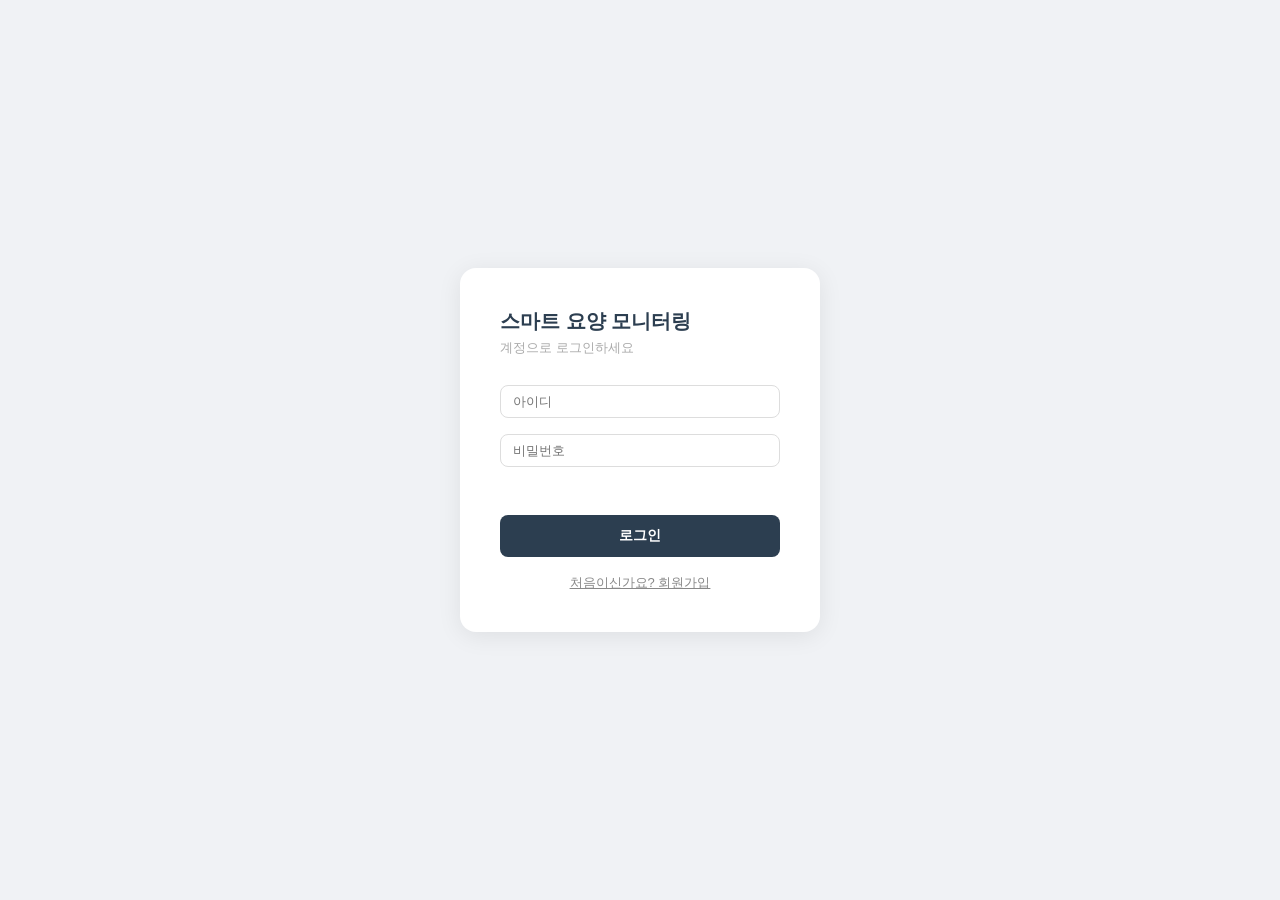
<file: frontend/index.html>
<!DOCTYPE html>
<html lang="ko">
<head>
  <meta charset="UTF-8">
  <meta name="viewport" content="width=device-width, initial-scale=1.0">
  <title>스마트 요양 모니터링 — 로그인</title>
  <link rel="stylesheet" href="css/style.css">
</head>
<body>

<div class="login-wrap">
  <div class="login-box">
    <div class="login-title">스마트 요양 모니터링</div>
    <div class="login-sub">계정으로 로그인하세요</div>

    <div class="form-row">
      <input
        class="form-input"
        type="text"
        id="username"
        placeholder="아이디"
        autocomplete="username"
      >
    </div>
    <div class="form-row">
      <input
        class="form-input"
        type="password"
        id="password"
        placeholder="비밀번호"
        autocomplete="current-password"
      >
    </div>

    <div class="login-error" id="login-error"></div>

    <button class="btn btn-primary btn-full" onclick="login()">
      로그인
    </button>

    <div style="text-align:center; margin-top:16px">
      <a href="register.html" style="font-size:13px;color:#888">
        처음이신가요? 회원가입
      </a>
    </div>

  </div>
</div>

<script src="js/api.js"></script>
<script src="js/auth.js"></script>
</body>
</html>
</file>
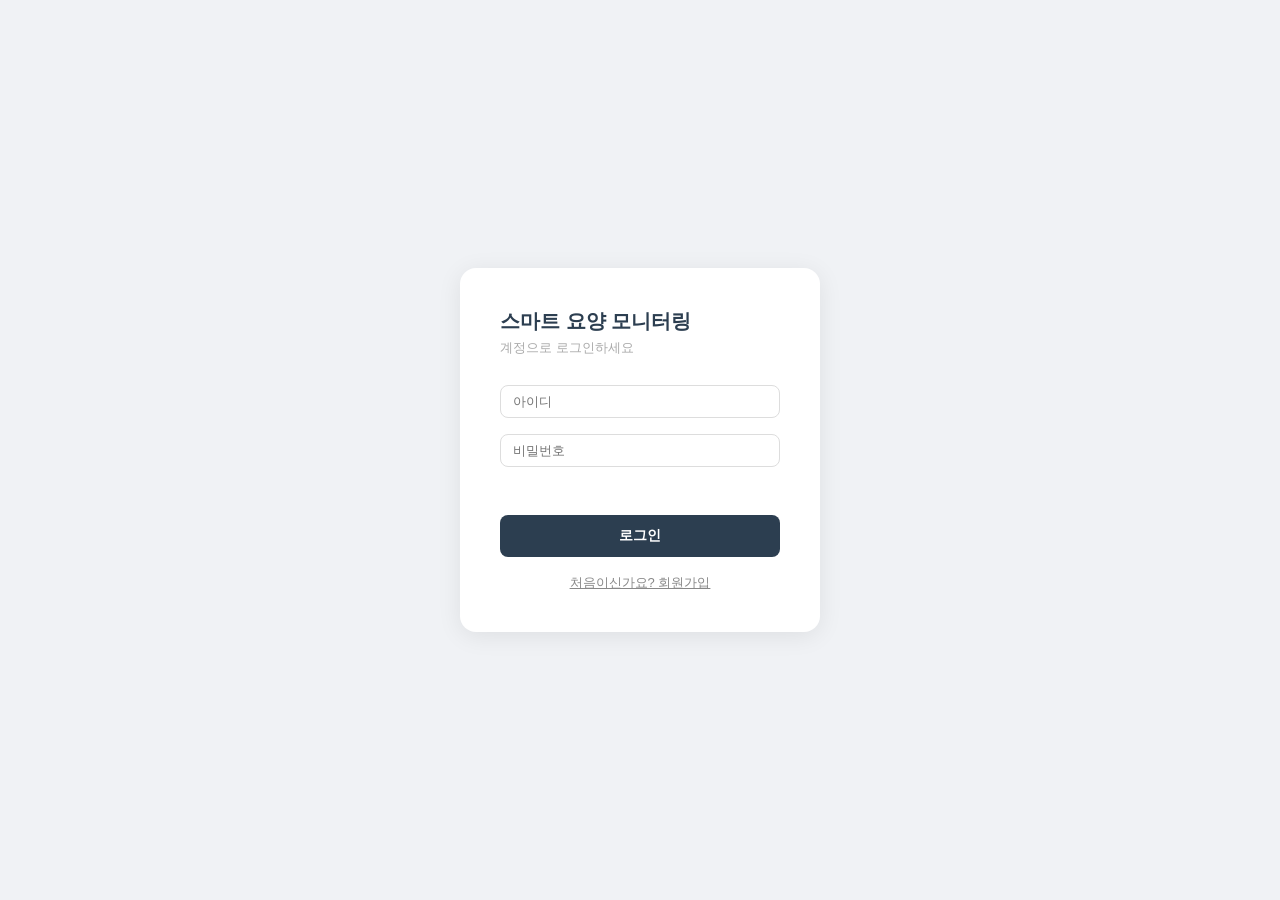
<file: frontend/dashboard.html>
<!DOCTYPE html>
<html lang="ko">
<head>
  <meta charset="UTF-8">
  <meta name="viewport" content="width=device-width, initial-scale=1.0">
  <title>스마트 요양 모니터링 — 대시보드</title>
  <link rel="stylesheet" href="css/style.css">
</head>
<body>

<header>
  <h1>스마트 요양 모니터링</h1>
  <span id="status">● 서버 연결 중...</span>
</header>

<nav>
  <a href="dashboard.html" class="active">대시보드</a>
  <a href="users.html" id="nav-users" style="display:none">사용자 관리</a>
  <a href="#" onclick="logout()">로그아웃</a>
</nav>

<div class="container">

  <!-- 요약 카드 -->
  <div class="summary" style="margin-top:24px">
    <div class="card danger">
      <div class="number" id="fall-count">0</div>
      <div class="label">낙상 감지</div>
    </div>
    <div class="card warning">
      <div class="number" id="sos-count">0</div>
      <div class="label">음성 SOS</div>
    </div>
    <div class="card safe">
      <div class="number" id="total-count">0</div>
      <div class="label">전체 이벤트</div>
    </div>
  </div>

  <!-- 이벤트 목록 -->
  <div class="section-title">최근 이벤트</div>
  <div class="list-box" id="event-list">
    <div class="empty">이벤트가 없습니다</div>
  </div>

  <!-- 리포트 섹션 -->
  <div class="section-title" style="margin-top:32px">주간 리포트</div>
  <div class="list-box" id="report-list">
    <div class="empty">리포트가 없습니다</div>
  </div>
  <button
    id="report-generate-btn"
    class="btn btn-success btn-full"
    style="display:none"
    onclick="generateReport()"
  >
    + 지금 리포트 생성
  </button>

  <!-- 설정 섹션 (관리자 전용) -->
  <div id="settings-section" style="display:none">
    <div class="section-title" style="margin-top:32px">리포트 자동 생성 설정</div>
    <div class="form-box">

      <div class="form-row">
        <span class="form-label">생성 주기</span>
        <div style="display:flex;gap:16px">
          <label style="display:flex;align-items:center;gap:6px;font-size:13px;cursor:pointer">
            <input type="radio" name="interval" value="daily"> 매일
          </label>
          <label style="display:flex;align-items:center;gap:6px;font-size:13px;cursor:pointer">
            <input type="radio" name="interval" value="weekly" checked> 매주
          </label>
          <label style="display:flex;align-items:center;gap:6px;font-size:13px;cursor:pointer">
            <input type="radio" name="interval" value="monthly"> 매월
          </label>
        </div>
      </div>

      <div class="form-row" id="day-row">
        <span class="form-label">요일</span>
        <select class="form-select" id="report-day">
          <option value="monday">월요일</option>
          <option value="tuesday">화요일</option>
          <option value="wednesday">수요일</option>
          <option value="thursday">목요일</option>
          <option value="friday">금요일</option>
          <option value="saturday">토요일</option>
          <option value="sunday">일요일</option>
        </select>
      </div>

      <div class="form-row">
        <span class="form-label">생성 시각</span>
        <input type="time" class="form-input" id="report-time" value="09:00">
      </div>

      <div class="form-row">
        <button class="btn btn-primary" onclick="saveSettings()">저장</button>
        <span class="save-msg" id="save-msg">✅ 저장됐어요!</span>
      </div>

    </div>
  </div>

</div>

<script src="js/api.js"></script>
<script src="js/dashboard.js"></script>
</body>
</html>
</file>
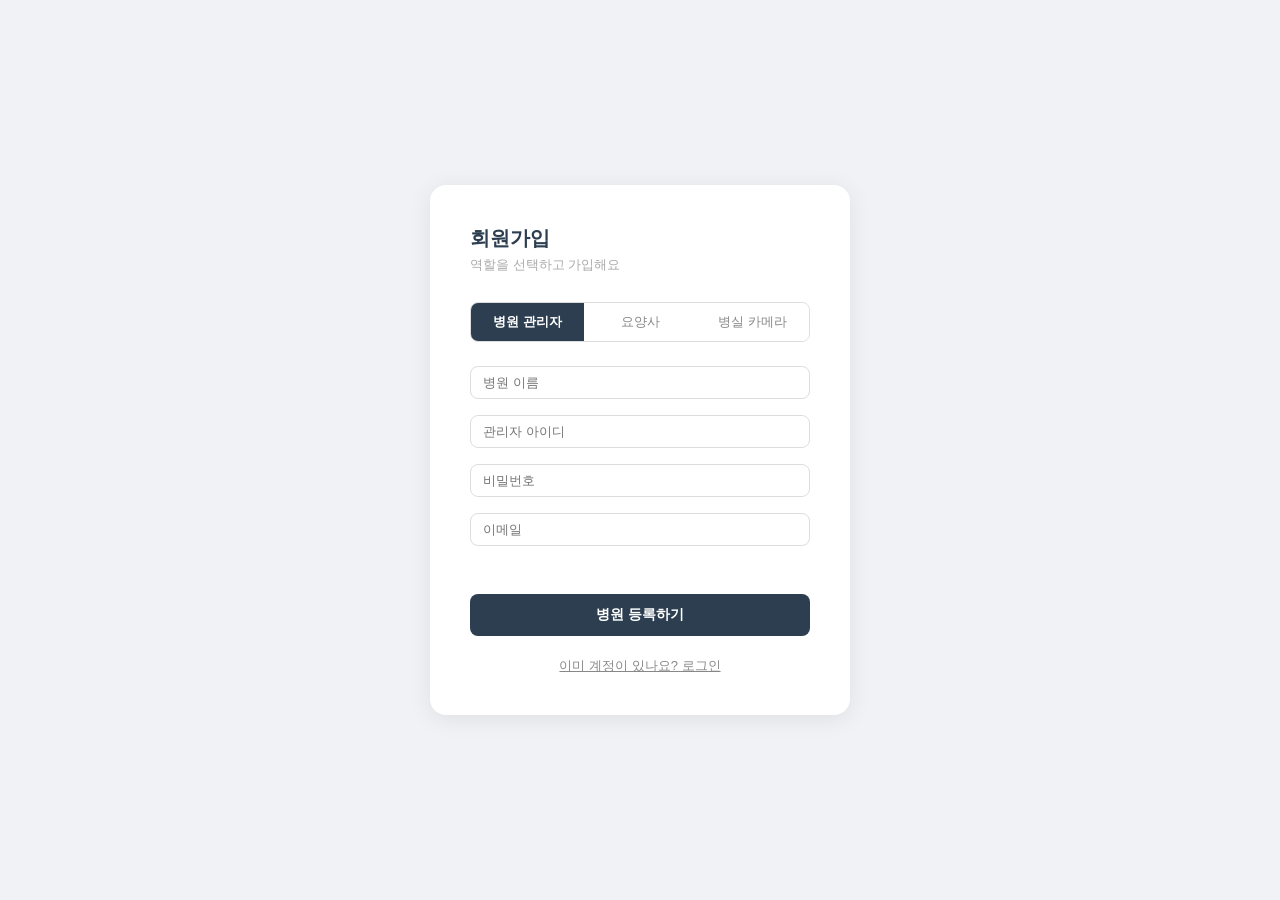
<file: frontend/register.html>
<!DOCTYPE html>
<html lang="ko">
<head>
  <meta charset="UTF-8">
  <meta name="viewport" content="width=device-width, initial-scale=1.0">
  <title>스마트 요양 모니터링 — 회원가입</title>
  <link rel="stylesheet" href="css/style.css">
  <style>
    .tab-group {
      display: flex;
      gap: 0;
      margin-bottom: 24px;
      border-radius: 8px;
      overflow: hidden;
      border: 1px solid #ddd;
    }

    .tab-btn {
      flex: 1;
      padding: 10px;
      border: none;
      background: white;
      font-size: 13px;
      cursor: pointer;
      transition: all 0.2s;
      color: #888;
    }

    .tab-btn.active {
      background: #2c3e50;
      color: white;
      font-weight: 600;
    }

    .tab-content { display: none; }
    .tab-content.active { display: block; }

    .hospital-code-box {
      margin-top: 20px;
      padding: 16px;
      background: #e8f5e9;
      border-radius: 8px;
      text-align: center;
    }

    .hospital-code-box .code {
      font-size: 24px;
      font-weight: 700;
      color: #27ae60;
      letter-spacing: 2px;
      margin: 8px 0;
    }

    .hospital-code-box .desc {
      font-size: 12px;
      color: #555;
    }
  </style>
</head>
<body>

<div class="login-wrap">
  <div class="login-box" style="width: 420px; max-width: 95vw">

    <div class="login-title">회원가입</div>
    <div class="login-sub">역할을 선택하고 가입해요</div>

    <!-- 탭 -->
    <div class="tab-group">
      <button class="tab-btn active" onclick="switchTab('hospital')">병원 관리자</button>
      <button class="tab-btn"        onclick="switchTab('nurse')">요양사</button>
      <button class="tab-btn"        onclick="switchTab('camera')">병실 카메라</button>
    </div>

    <!-- 병원 관리자 가입 -->
    <div class="tab-content active" id="tab-hospital">
      <div class="form-row">
        <input class="form-input" type="text" id="h-name" placeholder="병원 이름">
      </div>
      <div class="form-row">
        <input class="form-input" type="text" id="h-username" placeholder="관리자 아이디">
      </div>
      <div class="form-row">
        <input class="form-input" type="password" id="h-password" placeholder="비밀번호">
      </div>
      <div class="form-row">
        <input class="form-input" type="email" id="h-email" placeholder="이메일">
      </div>
      <div class="login-error" id="h-error"></div>
      <button class="btn btn-primary btn-full" onclick="registerHospital()">
        병원 등록하기
      </button>

      <!-- 병원 코드 표시 -->
      <div class="hospital-code-box" id="h-code-box" style="display:none">
        <div style="font-size:13px;font-weight:600;color:#2c3e50">병원 코드 발급 완료!</div>
        <div class="code" id="h-code"></div>
        <div class="desc">요양사와 병실 카메라 등록 시 이 코드가 필요해요.<br>꼭 저장해두세요!</div>
      </div>
    </div>

    <!-- 요양사 가입 -->
    <div class="tab-content" id="tab-nurse">
      <div class="form-row">
        <input class="form-input" type="text" id="n-code" placeholder="병원 코드 (예: HOSP-XXXXXX)">
      </div>
      <div class="form-row">
        <input class="form-input" type="text" id="n-username" placeholder="아이디">
      </div>
      <div class="form-row">
        <input class="form-input" type="password" id="n-password" placeholder="비밀번호">
      </div>
      <div class="form-row">
        <input class="form-input" type="email" id="n-email" placeholder="이메일">
      </div>
      <div class="login-error" id="n-error"></div>
      <button class="btn btn-primary btn-full" onclick="registerNurse()">
        요양사 가입하기
      </button>
    </div>

    <!-- 병실 카메라 등록 -->
    <div class="tab-content" id="tab-camera">
      <div class="form-row">
        <input class="form-input" type="text" id="c-code" placeholder="병원 코드 (예: HOSP-XXXXXX)">
      </div>
      <div class="form-row">
        <input class="form-input" type="text" id="c-room" placeholder="병실 번호 (예: 101호)">
      </div>
      <div class="form-row">
        <input class="form-input" type="password" id="c-password" placeholder="비밀번호">
      </div>
      <div class="login-error" id="c-error"></div>
      <button class="btn btn-primary btn-full" onclick="registerCamera()">
        카메라 등록하기
      </button>
    </div>

    <!-- 로그인으로 이동 -->
    <div style="text-align:center; margin-top:20px">
      <a href="index.html" style="font-size:13px;color:#888">
        이미 계정이 있나요? 로그인
      </a>
    </div>

  </div>
</div>

<script src="js/api.js"></script>
<script>

  function switchTab(tab) {
    document.querySelectorAll('.tab-btn').forEach((btn, i) => {
      btn.classList.toggle('active', ['hospital','nurse','camera'][i] === tab);
    });
    document.querySelectorAll('.tab-content').forEach(el => {
      el.classList.remove('active');
    });
    document.getElementById(`tab-${tab}`).classList.add('active');
  }

  async function registerHospital() {
    const name     = document.getElementById('h-name').value.trim();
    const username = document.getElementById('h-username').value.trim();
    const password = document.getElementById('h-password').value.trim();
    const email    = document.getElementById('h-email').value.trim();
    const errorEl  = document.getElementById('h-error');

    if (!name || !username || !password) {
      errorEl.textContent = '병원 이름, 아이디, 비밀번호는 필수예요';
      return;
    }

    try {
      const res = await fetch(`${SERVER}/register/hospital`, {
        method:  'POST',
        headers: { 'Content-Type': 'application/json' },
        body:    JSON.stringify({ name, username, password, email })
      });

      const data = await res.json();
      if (!res.ok) throw new Error(data.detail);

      // 병원 코드 표시
      document.getElementById('h-code').textContent     = data.hospital_code;
      document.getElementById('h-code-box').style.display = 'block';
      errorEl.textContent = '';

    } catch (err) {
      errorEl.textContent = err.message;
    }
  }

  async function registerNurse() {
    const hospital_code = document.getElementById('n-code').value.trim();
    const username      = document.getElementById('n-username').value.trim();
    const password      = document.getElementById('n-password').value.trim();
    const email         = document.getElementById('n-email').value.trim();
    const errorEl       = document.getElementById('n-error');

    if (!hospital_code || !username || !password) {
      errorEl.textContent = '병원 코드, 아이디, 비밀번호는 필수예요';
      return;
    }

    try {
      const res = await fetch(`${SERVER}/register/nurse`, {
        method:  'POST',
        headers: { 'Content-Type': 'application/json' },
        body:    JSON.stringify({ hospital_code, username, password, email })
      });

      const data = await res.json();
      if (!res.ok) throw new Error(data.detail);

      alert('✅ 요양사 가입 완료! 로그인해주세요.');
      window.location.href = 'index.html';

    } catch (err) {
      errorEl.textContent = err.message;
    }
  }

  async function registerCamera() {
    const hospital_code = document.getElementById('c-code').value.trim();
    const room          = document.getElementById('c-room').value.trim();
    const password      = document.getElementById('c-password').value.trim();
    const errorEl       = document.getElementById('c-error');

    if (!hospital_code || !room || !password) {
      errorEl.textContent = '병원 코드, 병실 번호, 비밀번호는 필수예요';
      return;
    }

    try {
      const res = await fetch(`${SERVER}/register/camera`, {
        method:  'POST',
        headers: { 'Content-Type': 'application/json' },
        body:    JSON.stringify({ hospital_code, room, password })
      });

      const data = await res.json();
      if (!res.ok) throw new Error(data.detail);

      alert(`✅ 병실 카메라 등록 완료!\n카메라 ID: ${data.camera_id}`);
      window.location.href = 'index.html';

    } catch (err) {
      errorEl.textContent = err.message;
    }
  }
</script>

</body>
</html>
</file>
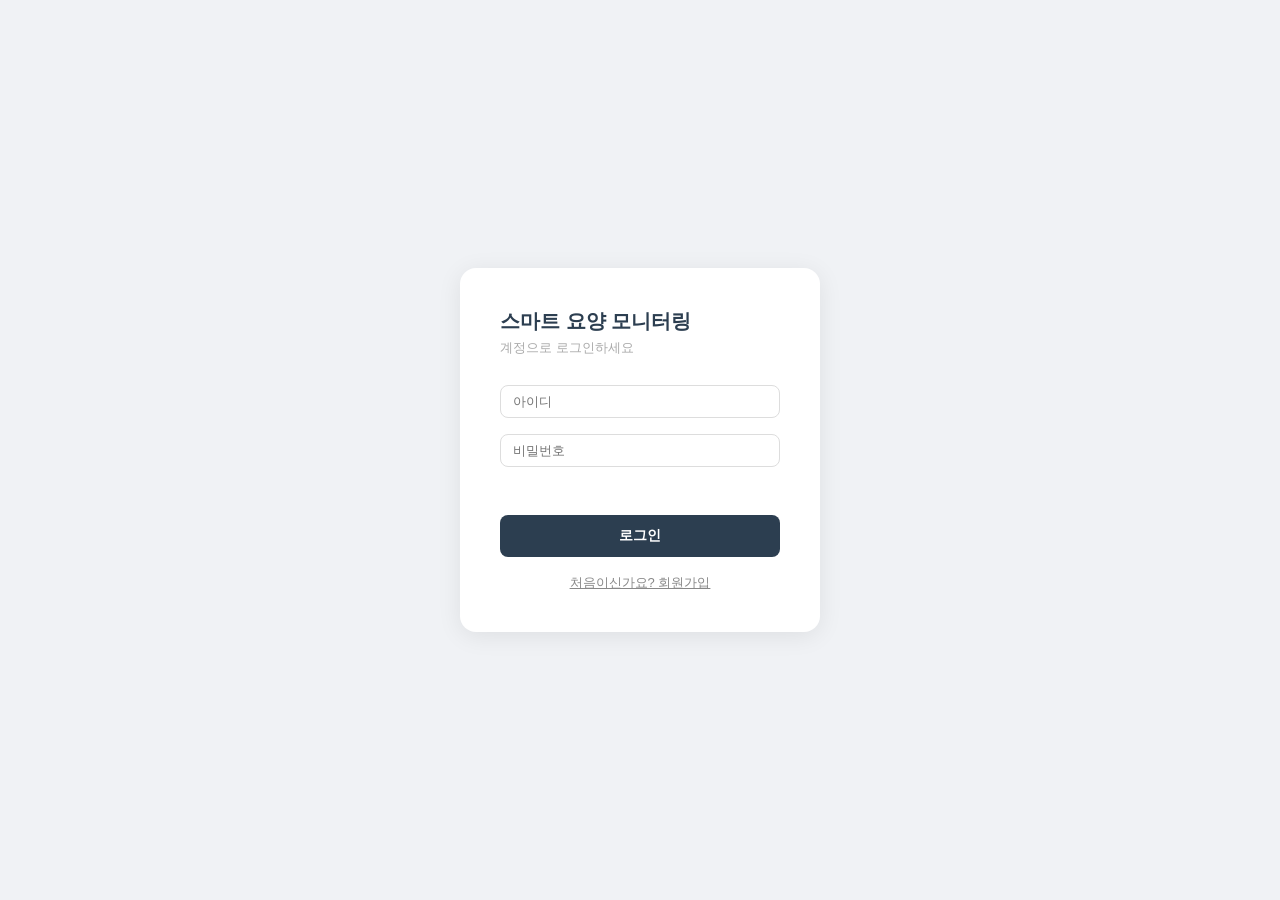
<file: frontend/users.html>
<!DOCTYPE html>
<html lang="ko">
<head>
  <meta charset="UTF-8">
  <meta name="viewport" content="width=device-width, initial-scale=1.0">
  <title>스마트 요양 모니터링 — 사용자 관리</title>
  <link rel="stylesheet" href="css/style.css">
</head>
<body>

<header>
  <h1>스마트 요양 모니터링</h1>
  <span id="status">● 서버 연결 중...</span>
</header>

<nav>
  <a href="dashboard.html">대시보드</a>
  <a href="users.html" class="active">사용자 관리</a>
  <a href="#" onclick="logout()">로그아웃</a>
</nav>

<div class="container">

  <!-- 사용자 목록 -->
  <div class="section-title" style="margin-top:24px">사용자 목록</div>
  <div class="list-box" id="user-list">
    <div class="empty">사용자가 없습니다</div>
  </div>

  <!-- 사용자 추가 -->
  <div class="section-title" style="margin-top:32px">새 사용자 추가</div>
  <div class="form-box">

    <div class="form-row">
      <span class="form-label">아이디</span>
      <input class="form-input" type="text" id="new-username" placeholder="아이디 입력">
    </div>

    <div class="form-row">
      <span class="form-label">비밀번호</span>
      <input class="form-input" type="password" id="new-password" placeholder="비밀번호 입력">
    </div>

    <div class="form-row">
      <span class="form-label">권한</span>
      <select class="form-select" id="new-role" onchange="toggleRoomInput()">
        <option value="nurse">요양사</option>
        <option value="admin">관리자</option>
      </select>
    </div>

    <div class="form-row" id="room-row">
      <span class="form-label">담당 병실</span>
      <input
        class="form-input"
        type="text"
        id="new-rooms"
        placeholder="예: 101호,102호,103호"
      >
    </div>

    <div class="form-row">
      <span class="form-label">이메일</span>
      <input class="form-input" type="email" id="new-email" placeholder="알림 수신 이메일">
    </div>

    <div class="form-row">
      <button class="btn btn-success" onclick="createUser()">추가</button>
      <span class="save-msg" id="save-msg">✅ 추가됐어요!</span>
    </div>

  </div>

</div>

<script src="js/api.js"></script>
<script>
  document.addEventListener("DOMContentLoaded", () => {
    checkAuth();
    checkAdmin();
    fetchUsers();
  });

  function logout() {
    clearToken();
    window.location.href = "index.html";
  }

  function toggleRoomInput() {
    const role = document.getElementById("new-role").value;
    document.getElementById("room-row").style.display =
      role === "nurse" ? "flex" : "none";
  }

  async function fetchUsers() {
    try {
      const users = await apiGetUsers();
      const list  = document.getElementById("user-list");

      if (users.length === 0) {
        list.innerHTML = '<div class="empty">사용자가 없습니다</div>';
        return;
      }

      list.innerHTML = users.map(u => `
        <div class="list-item">
          <span class="badge ${u.role === 'admin' ? 'admin' : 'nurse'}">
            ${u.role === 'admin' ? '관리자' : '요양사'}
          </span>
          <div style="flex:1">
            <div style="font-size:14px;font-weight:600">${u.username}</div>
            <div style="font-size:12px;color:#888;margin-top:2px">
              담당: ${u.rooms || '없음'} · ${u.email || '이메일 없음'}
            </div>
          </div>
          ${u.username !== 'admin' ? `
            <button class="btn btn-danger" onclick="deleteUser(${u.id})">
              삭제
            </button>
          ` : ''}
        </div>
      `).join("");

    } catch (err) {
      console.error("사용자 불러오기 실패:", err);
    }
  }

  async function createUser() {
    const username = document.getElementById("new-username").value.trim();
    const password = document.getElementById("new-password").value.trim();
    const role     = document.getElementById("new-role").value;
    const rooms    = document.getElementById("new-rooms").value.trim();
    const email    = document.getElementById("new-email").value.trim();

    if (!username || !password) {
      alert("아이디와 비밀번호는 필수예요!");
      return;
    }

    try {
      await apiCreateUser({ username, password, role, rooms, email });

      // 입력 초기화
      document.getElementById("new-username").value = "";
      document.getElementById("new-password").value = "";
      document.getElementById("new-rooms").value    = "";
      document.getElementById("new-email").value    = "";

      const msg = document.getElementById("save-msg");
      msg.classList.add("show");
      setTimeout(() => msg.classList.remove("show"), 2000);

      fetchUsers();

    } catch (err) {
      alert("❌ 추가 실패 — 이미 존재하는 아이디일 수 있어요");
    }
  }

  async function deleteUser(id) {
    if (!confirm("정말 삭제할까요?")) return;
    try {
      await apiDeleteUser(id);
      fetchUsers();
    } catch (err) {
      alert("❌ 삭제 실패");
    }
  }
</script>
</body>
</html>
</file>
<file: frontend/css/style.css>
* { margin: 0; padding: 0; box-sizing: border-box; }

body {
  font-family: -apple-system, sans-serif;
  background: #f0f2f5;
  color: #333;
}

/* 헤더 */
header {
  background: #2c3e50;
  color: white;
  padding: 16px 24px;
  display: flex;
  align-items: center;
  justify-content: space-between;
}

header h1 { font-size: 18px; }

#status {
  font-size: 13px;
  padding: 4px 12px;
  border-radius: 20px;
  background: #27ae60;
}

/* 컨테이너 */
.container { max-width: 900px; margin: 24px auto; padding: 0 16px; }

/* 카드 */
.card {
  background: white;
  border-radius: 12px;
  padding: 20px;
  text-align: center;
  box-shadow: 0 2px 8px rgba(0,0,0,0.06);
}
ff
/* 섹션 타이틀 */
.section-title {
  font-size: 15px;
  font-weight: 600;
  margin-bottom: 12px;
  color: #555;
}

/* 리스트 공통 */
.list-box {
  background: white;
  border-radius: 12px;
  box-shadow: 0 2px 8px rgba(0,0,0,0.06);
  overflow: hidden;
}

.list-item {
  display: flex;
  align-items: center;
  gap: 16px;
  padding: 16px 20px;
  border-bottom: 1px solid #f0f0f0;
  animation: fadeIn 0.3s ease;
}

.list-item:last-child { border-bottom: none; }

@keyframes fadeIn {
  from { opacity: 0; transform: translateY(-8px); }
  to   { opacity: 1; transform: translateY(0); }
}

.empty {
  text-align: center;
  padding: 40px;
  color: #aaa;
  font-size: 14px;
}

/* 배지 */
.badge {
  font-size: 11px;
  font-weight: 600;
  padding: 4px 10px;
  border-radius: 20px;
  white-space: nowrap;
}

.badge.fall    { background: #fdecea; color: #e74c3c; }
.badge.sos     { background: #fff3e0; color: #f39c12; }
.badge.default { background: #e8f5e9; color: #27ae60; }
.badge.admin   { background: #eef2ff; color: #534AB7; }
.badge.nurse   { background: #e1f5ee; color: #085041; }

/* 버튼 */
.btn {
  font-size: 13px;
  font-weight: 600;
  padding: 8px 16px;
  border-radius: 8px;
  border: none;
  cursor: pointer;
  transition: opacity 0.2s;
}

.btn:hover { opacity: 0.85; }
.btn-primary { background: #2c3e50; color: white; }
.btn-success { background: #27ae60; color: white; }
.btn-danger  { background: #e74c3c; color: white; }
.btn-full    { width: 100%; padding: 12px; font-size: 14px; margin-top: 16px; }

/* 입력 폼 */
.form-box {
  background: white;
  border-radius: 12px;
  box-shadow: 0 2px 8px rgba(0,0,0,0.06);
  padding: 24px;
}

.form-row {
  display: flex;
  align-items: center;
  gap: 12px;
  margin-bottom: 16px;
  flex-wrap: wrap;
}

.form-row:last-child { margin-bottom: 0; }

.form-label {
  font-size: 13px;
  color: #555;
  width: 100px;
  flex-shrink: 0;
}

.form-input,
.form-select {
  font-size: 13px;
  padding: 8px 12px;
  border-radius: 8px;
  border: 1px solid #ddd;
  outline: none;
  flex: 1;
  transition: border-color 0.2s;
}

.form-input:focus,
.form-select:focus { border-color: #2c3e50; }

/* 로그인 화면 */
.login-wrap {
  min-height: 100vh;
  display: flex;
  align-items: center;
  justify-content: center;
  background: #f0f2f5;
}

.login-box {
  background: white;
  border-radius: 16px;
  padding: 40px;
  width: 360px;
  max-width: 95vw;
  box-shadow: 0 4px 24px rgba(0,0,0,0.08);
}

.login-title {
  font-size: 20px;
  font-weight: 700;
  color: #2c3e50;
  margin-bottom: 4px;
}

.login-sub {
  font-size: 13px;
  color: #aaa;
  margin-bottom: 28px;
}

.login-error {
  font-size: 12px;
  color: #e74c3c;
  margin-top: 8px;
  min-height: 16px;
}

/* 저장 메시지 */
.save-msg {
  font-size: 12px;
  color: #27ae60;
  margin-left: 12px;
  opacity: 0;
  transition: opacity 0.3s;
}

.save-msg.show { opacity: 1; }

/* 요약 카드 그리드 */
.summary {
  display: grid;
  grid-template-columns: repeat(3, 1fr);
  gap: 16px;
  margin-bottom: 24px;
}

.summary .number {
  font-size: 36px;
  font-weight: 700;
  margin-bottom: 4px;
}

.summary .label { font-size: 13px; color: #888; }
.summary .card.danger .number  { color: #e74c3c; }
.summary .card.warning .number { color: #f39c12; }
.summary .card.safe .number    { color: #27ae60; }

/* 네비게이션 */
nav {
  background: #34495e;
  padding: 0 24px;
  display: flex;
  gap: 4px;
}

nav a {
  color: #bdc3c7;
  text-decoration: none;
  font-size: 13px;
  padding: 12px 16px;
  border-bottom: 2px solid transparent;
  transition: all 0.2s;
}

nav a:hover       { color: white; }
nav a.active      { color: white; border-bottom-color: #27ae60; }
</file>
